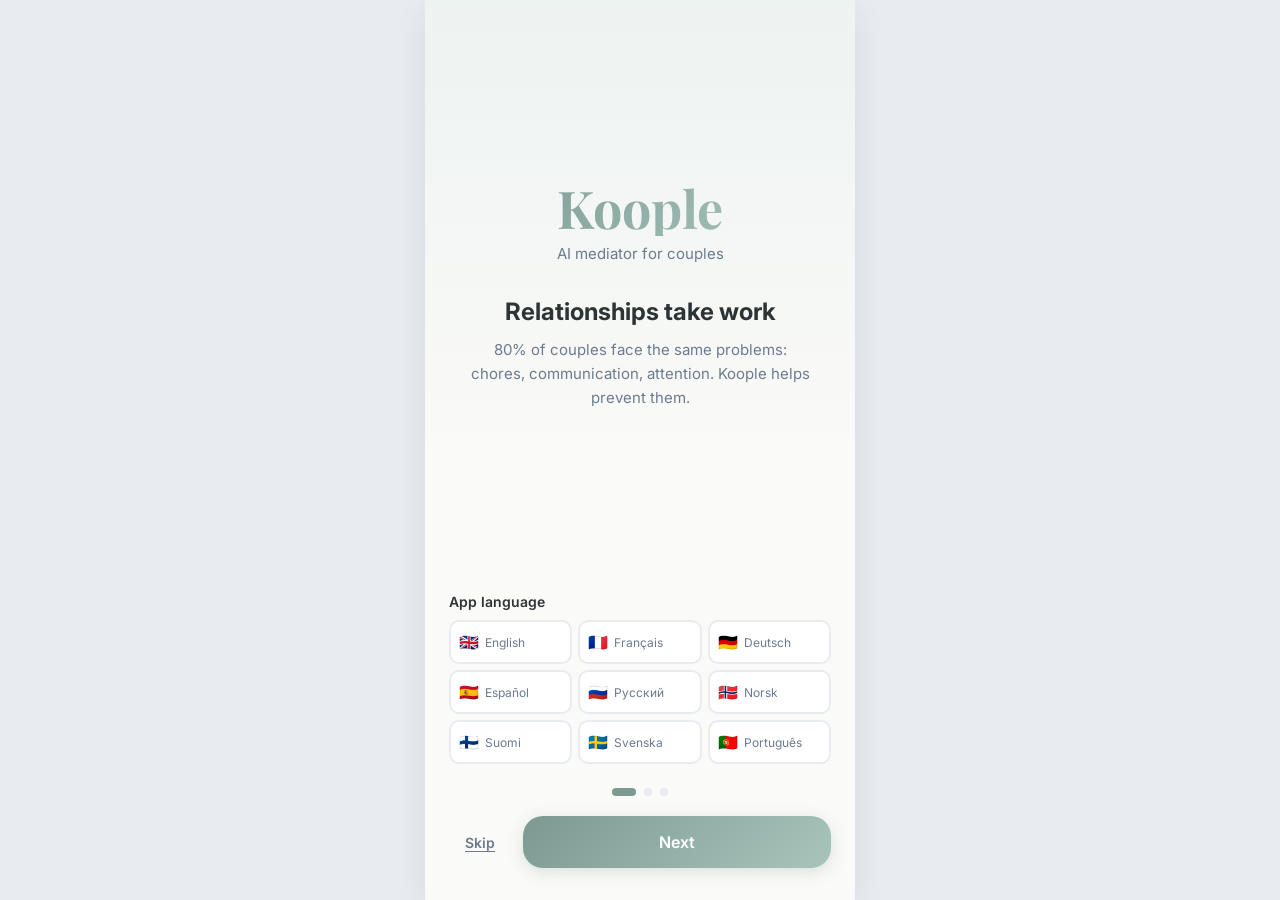
<file: koople/index.html>
<!DOCTYPE html>
<html lang="en">
<head>
    <meta charset="UTF-8">
    <meta name="viewport" content="width=device-width, initial-scale=1.0, maximum-scale=1.0, user-scalable=no">
    <title>Koople — AI Mediator for Couples</title>
    <link rel="preconnect" href="https://fonts.googleapis.com">
    <link href="https://fonts.googleapis.com/css2?family=Inter:wght@300;400;500;600;700;800&family=Playfair+Display:wght@600;700&display=swap" rel="stylesheet">
    <link rel="stylesheet" href="styles.css">
</head>
<body>
    <div id="app">
        <!-- ═══════ Intro Slides (3 screens explaining the app) ═══════ -->
        <div id="screen-intro" class="screen active">
            <div class="intro-container">
                <div class="intro-slides">
                    <div class="intro-slide active" data-slide="0">
                        <div class="intro-brand">
                            <h1 class="intro-logo">Koople</h1>
                            <p class="intro-tagline" id="welcome-tagline-intro">AI mediator for couples</p>
                        </div>
                        <h2 id="intro-title-0">Your relationship deserves attention</h2>
                        <p id="intro-desc-0">Koople helps couples understand each other better and resolve micro-conflicts before they grow</p>
                    </div>
                    <div class="intro-slide" data-slide="1">
                        <div class="intro-slide-emoji">&#x1F512;</div>
                        <h2 id="intro-title-1">Safe and confidential</h2>
                        <p id="intro-desc-1">Each partner communicates privately with AI. Your words are never shared directly — they are transformed into gentle challenges</p>
                    </div>
                    <div class="intro-slide" data-slide="2">
                        <div class="intro-slide-emoji">&#x1F331;</div>
                        <h2 id="intro-title-2">Small steps, big changes</h2>
                        <p id="intro-desc-2">Personalized mini-challenges help you both grow. Track progress and celebrate achievements together</p>
                    </div>
                </div>

                <!-- Language Selector -->
                <div class="lang-selector" id="lang-selector">
                    <p class="lang-selector-label" id="intro-lang-label">Choose language</p>
                    <div class="lang-grid" id="lang-grid">
                        <!-- Filled by JS -->
                    </div>
                </div>

                <div class="intro-dots">
                    <span class="intro-dot active" data-dot="0"></span>
                    <span class="intro-dot" data-dot="1"></span>
                    <span class="intro-dot" data-dot="2"></span>
                </div>
                <div class="intro-actions">
                    <button class="btn btn-ghost btn-small" id="btn-intro-skip" onclick="app.skipIntro()">Skip</button>
                    <button class="btn btn-primary btn-large" id="btn-intro-next" onclick="app.nextIntroSlide()">Next</button>
                </div>
            </div>
        </div>

        <!-- ═══════ Welcome Screen ═══════ -->
        <div id="screen-welcome" class="screen">
            <div class="welcome-container">
                <div class="welcome-logo">
                    <h1 class="logo-text">Koople</h1>
                    <p class="logo-tagline" id="welcome-tagline">AI Mediator for Couples</p>
                </div>
                <div class="welcome-features">
                    <div class="feature-item">
                        <span class="feature-icon">&#x1F9E0;</span>
                        <span id="welcome-feature1">Understanding each other's needs</span>
                    </div>
                    <div class="feature-item">
                        <span class="feature-icon">&#x1F4AC;</span>
                        <span id="welcome-feature2">Safe space for wishes</span>
                    </div>
                    <div class="feature-item">
                        <span class="feature-icon">&#x1F3AF;</span>
                        <span id="welcome-feature3">Gentle challenges for growth</span>
                    </div>
                </div>
                <div class="welcome-actions">
                    <button class="btn btn-primary btn-large" id="btn-start" onclick="app.startOnboarding()">Get Started</button>
                    <button class="btn btn-ghost" id="btn-login" onclick="app.showLogin()">I have an account</button>
                </div>
            </div>
        </div>

        <!-- ═══════ Login Screen ═══════ -->
        <div id="screen-login" class="screen">
            <div class="screen-content centered">
                <button class="btn-back" onclick="app.navigate('welcome')">&#8592;</button>
                <div class="logo-small">Koople</div>
                <h2 id="login-title">Sign In</h2>
                <form class="form-stack" onsubmit="event.preventDefault(); app.login()">
                    <div class="input-group">
                        <label id="login-email-label">Email or phone</label>
                        <input type="text" id="login-email" placeholder="anna@example.com" required>
                    </div>
                    <div class="input-group">
                        <label id="login-password-label">Password</label>
                        <input type="password" id="login-password" placeholder="&#8226;&#8226;&#8226;&#8226;&#8226;&#8226;&#8226;&#8226;" required>
                    </div>
                    <button type="submit" class="btn btn-primary btn-large" id="login-submit-btn">Sign In</button>
                </form>
            </div>
        </div>

        <!-- ═══════ Setup Profile Screen ═══════ -->
        <div id="screen-setup" class="screen">
            <div class="screen-content">
                <button class="btn-back" onclick="app.navigate('welcome')">&#8592;</button>
                <div class="setup-header">
                    <h2 id="setup-title">Tell us about yourself</h2>
                    <p class="subtitle" id="setup-subtitle">This will help personalize the app for you</p>
                </div>
                <form class="form-stack" onsubmit="event.preventDefault(); app.saveProfile()">
                    <div class="input-group">
                        <label id="setup-name-label">Your name</label>
                        <input type="text" id="setup-name" placeholder="What's your name?" required>
                    </div>
                    <div class="input-group">
                        <label id="setup-partner-label">Partner's name</label>
                        <input type="text" id="setup-partner" placeholder="What's your partner's name?" required>
                    </div>
                    <div class="input-group">
                        <label id="setup-duration-label">How long together?</label>
                        <select id="setup-duration" required>
                            <option value="" id="setup-dur-default">Select...</option>
                            <option value="<6m" id="setup-dur-6m">Less than 6 months</option>
                            <option value="6m-1y" id="setup-dur-6m1y">6 months — 1 year</option>
                            <option value="1-3y" id="setup-dur-1-3y">1 — 3 years</option>
                            <option value="3-5y" id="setup-dur-3-5y">3 — 5 years</option>
                            <option value="5-10y" id="setup-dur-5-10y">5 — 10 years</option>
                            <option value="10y+" id="setup-dur-10y">More than 10 years</option>
                        </select>
                    </div>
                    <div class="input-group">
                        <label id="setup-living-label">Do you live together?</label>
                        <div class="toggle-group">
                            <button type="button" class="toggle-btn active" data-value="yes" onclick="app.toggleSelect(this, 'setup-living')" id="setup-yes-btn">Yes</button>
                            <button type="button" class="toggle-btn" data-value="no" onclick="app.toggleSelect(this, 'setup-living')" id="setup-no-btn">No</button>
                        </div>
                        <input type="hidden" id="setup-living" value="yes">
                    </div>
                    <div class="input-group">
                        <label id="setup-email-label">Email</label>
                        <input type="email" id="setup-email" placeholder="anna@example.com" required>
                    </div>
                    <button type="submit" class="btn btn-primary btn-large" id="setup-next-btn">Next</button>
                </form>
            </div>
        </div>

        <!-- ═══════ Onboarding Questionnaire ═══════ -->
        <div id="screen-onboarding" class="screen">
            <div class="screen-content">
                <div class="onboarding-header">
                    <button class="btn-back" onclick="app.prevQuestion()">&#8592;</button>
                    <div class="progress-container">
                        <div class="progress-bar">
                            <div class="progress-fill" id="onboarding-progress"></div>
                        </div>
                        <span class="progress-text" id="onboarding-progress-text">1 / 40</span>
                    </div>
                    <button class="btn-skip" id="btn-skip-question" onclick="app.skipQuestion()">Skip</button>
                </div>
                <div class="onboarding-category" id="onboarding-category">
                    <span class="category-icon" id="category-icon"></span>
                    <span class="category-name" id="category-name"></span>
                </div>
                <div class="question-container" id="question-container">
                    <h2 class="question-text" id="question-text"></h2>
                    <p class="question-hint" id="question-hint"></p>
                    <div class="answer-area" id="answer-area"></div>
                </div>
                <div class="onboarding-footer">
                    <button class="btn btn-primary btn-large" id="btn-next-question" onclick="app.nextQuestion()">Next</button>
                </div>
            </div>
        </div>

        <!-- ═══════ Milestone Overlay (shown at Q10, Q20, Q30) ═══════ -->
        <div id="milestone-overlay" class="milestone-overlay">
            <div class="milestone-card">
                <div class="milestone-emoji" id="milestone-emoji">&#x1F389;</div>
                <div class="milestone-progress-ring">
                    <svg viewBox="0 0 100 100">
                        <circle cx="50" cy="50" r="42" stroke="#e8e8e8" stroke-width="6" fill="none"/>
                        <circle cx="50" cy="50" r="42" stroke="var(--primary)" stroke-width="6" fill="none"
                            stroke-dasharray="263.89" id="milestone-ring-fill"
                            stroke-linecap="round" transform="rotate(-90 50 50)"/>
                    </svg>
                    <span class="milestone-pct" id="milestone-pct">25%</span>
                </div>
                <h2 id="milestone-title">Great start!</h2>
                <p id="milestone-desc">You've answered 10 questions. We already see patterns that will help your relationship!</p>
                <button class="btn btn-primary btn-large" id="btn-milestone-continue" onclick="app.closeMilestone()">Continue</button>
            </div>
        </div>

        <!-- ═══════ Onboarding Complete ═══════ -->
        <div id="screen-onboarding-complete" class="screen">
            <div class="screen-content centered">
                <div class="completion-animation">
                    <div class="completion-circle">
                        <svg viewBox="0 0 120 120">
                            <circle cx="60" cy="60" r="54" stroke="#e0e0e0" stroke-width="4" fill="none"/>
                            <circle cx="60" cy="60" r="54" stroke="var(--primary)" stroke-width="4" fill="none" stroke-dasharray="339.292" stroke-dashoffset="0" class="completion-ring"/>
                            <text x="60" y="55" text-anchor="middle" class="completion-emoji">&#x2728;</text>
                            <text x="60" y="75" text-anchor="middle" class="completion-label">100%</text>
                        </svg>
                    </div>
                </div>
                <h2 id="complete-title">Questionnaire complete!</h2>
                <p class="subtitle" id="complete-subtitle">Koople is analyzing your answers and preparing personalized recommendations for your couple</p>
                <div class="invite-section">
                    <h3 id="complete-invite-title">Invite your partner</h3>
                    <p id="complete-invite-desc">For the AI mediator to work effectively, your partner needs to complete the questionnaire too</p>
                    <div class="invite-code-box">
                        <span class="invite-code" id="invite-code">KOOPLE-A7X9</span>
                        <button class="btn-copy" id="btn-copy" onclick="app.copyInviteCode()">Copy</button>
                    </div>
                    <button class="btn btn-secondary btn-large" id="btn-share" onclick="app.shareInvite()">Send invitation</button>
                </div>
                <button class="btn btn-primary btn-large" id="btn-go-dashboard" onclick="app.goToDashboard()">Go to app</button>
            </div>
        </div>

        <!-- ═══════ Dashboard / Home ═══════ -->
        <div id="screen-dashboard" class="screen">
            <div class="dashboard-container">
                <div class="dashboard-header">
                    <div class="header-left">
                        <h1 class="greeting" id="greeting">Hi there!</h1>
                        <p class="greeting-sub" id="greeting-sub">This week's focus: Communication</p>
                    </div>
                    <div class="header-right">
                        <button class="avatar-btn" onclick="app.navigate('profile')">
                            <div class="avatar" id="user-avatar">A</div>
                        </button>
                    </div>
                </div>

                <!-- Relationship Health Card -->
                <div class="card card-health" onclick="app.navigate('insights')">
                    <div class="health-header">
                        <span id="health-label">Couple Harmony</span>
                        <span class="health-trend">&#8593; +3%</span>
                    </div>
                    <div class="health-score">
                        <div class="score-ring">
                            <svg viewBox="0 0 100 100">
                                <circle cx="50" cy="50" r="42" stroke="#e8e8e8" stroke-width="8" fill="none"/>
                                <circle cx="50" cy="50" r="42" stroke="var(--primary)" stroke-width="8" fill="none"
                                    stroke-dasharray="263.89" stroke-dashoffset="52.78"
                                    stroke-linecap="round" transform="rotate(-90 50 50)" class="score-circle"/>
                            </svg>
                            <span class="score-value" id="health-score-value">78</span>
                        </div>
                        <div class="score-details" id="score-details">
                        </div>
                    </div>
                </div>

                <!-- Active Challenges -->
                <div class="section-header">
                    <h2 id="dash-challenges-title">Active Challenges</h2>
                    <button class="btn-link" id="dash-all-btn" onclick="app.navigate('challenges')">All</button>
                </div>
                <div class="challenges-scroll" id="active-challenges">
                    <!-- Filled by JS -->
                </div>

                <!-- Quick Actions -->
                <div class="quick-actions">
                    <button class="action-card" onclick="app.navigate('mediator')">
                        <span class="action-icon">&#x1F4AC;</span>
                        <span class="action-label" id="action-mediator">Talk to mediator</span>
                    </button>
                    <button class="action-card" onclick="app.showComplaintModal()">
                        <span class="action-icon">&#x1F614;</span>
                        <span class="action-label" id="action-complaint">Something bothers me</span>
                    </button>
                    <button class="action-card" onclick="app.showAppreciationModal()">
                        <span class="action-icon">&#x1F495;</span>
                        <span class="action-label" id="action-praise">Praise partner</span>
                    </button>
                    <button class="action-card" onclick="app.navigate('wishes')">
                        <span class="action-icon">&#x2B50;</span>
                        <span class="action-label" id="action-wishes">My wishes</span>
                    </button>
                </div>

                <!-- Recent Activity -->
                <div class="section-header">
                    <h2 id="dash-recent-title">Recent</h2>
                </div>
                <div class="activity-feed" id="activity-feed">
                    <!-- Filled by JS -->
                </div>
            </div>
            <!-- Bottom Navigation -->
            <nav class="bottom-nav">
                <button class="nav-item active" onclick="app.navigate('dashboard')">
                    <svg viewBox="0 0 24 24" fill="none" stroke="currentColor" stroke-width="2"><path d="M3 12l2-2m0 0l7-7 7 7M5 10v10a1 1 0 001 1h3m10-11l2 2m-2-2v10a1 1 0 01-1 1h-3m-4 0a1 1 0 01-1-1v-4a1 1 0 011-1h2a1 1 0 011 1v4a1 1 0 01-1 1h-2z"/></svg>
                    <span class="nav-label" data-nav="home">Home</span>
                </button>
                <button class="nav-item" onclick="app.navigate('challenges')">
                    <svg viewBox="0 0 24 24" fill="none" stroke="currentColor" stroke-width="2"><path d="M13 10V3L4 14h7v7l9-11h-7z"/></svg>
                    <span class="nav-label" data-nav="challenges">Challenges</span>
                </button>
                <button class="nav-item nav-center" onclick="app.navigate('mediator')">
                    <div class="nav-center-icon">
                        <svg viewBox="0 0 24 24" fill="none" stroke="currentColor" stroke-width="2"><path d="M8 12h.01M12 12h.01M16 12h.01M21 12c0 4.418-4.03 8-9 8a9.863 9.863 0 01-4.255-.949L3 20l1.395-3.72C3.512 15.042 3 13.574 3 12c0-4.418 4.03-8 9-8s9 3.582 9 8z"/></svg>
                    </div>
                    <span class="nav-label" data-nav="mediator">Mediator</span>
                </button>
                <button class="nav-item" onclick="app.navigate('insights')">
                    <svg viewBox="0 0 24 24" fill="none" stroke="currentColor" stroke-width="2"><path d="M9 19v-6a2 2 0 00-2-2H5a2 2 0 00-2 2v6a2 2 0 002 2h2a2 2 0 002-2zm0 0V9a2 2 0 012-2h2a2 2 0 012 2v10m-6 0a2 2 0 002 2h2a2 2 0 002-2m0 0V5a2 2 0 012-2h2a2 2 0 012 2v14a2 2 0 01-2 2h-2a2 2 0 01-2-2z"/></svg>
                    <span class="nav-label" data-nav="insights">Insights</span>
                </button>
                <button class="nav-item" onclick="app.navigate('profile')">
                    <svg viewBox="0 0 24 24" fill="none" stroke="currentColor" stroke-width="2"><path d="M16 7a4 4 0 11-8 0 4 4 0 018 0zM12 14a7 7 0 00-7 7h14a7 7 0 00-7-7z"/></svg>
                    <span class="nav-label" data-nav="profile">Profile</span>
                </button>
            </nav>
        </div>

        <!-- ═══════ AI Mediator Chat ═══════ -->
        <div id="screen-mediator" class="screen">
            <div class="chat-container">
                <div class="chat-header">
                    <button class="btn-back" onclick="app.navigate('dashboard')">&#8592;</button>
                    <div class="chat-header-info">
                        <div class="mediator-avatar">
                            <svg viewBox="0 0 40 40" fill="none">
                                <circle cx="20" cy="20" r="18" fill="var(--primary-light)"/>
                                <circle cx="14" cy="16" r="2" fill="var(--primary)"/>
                                <circle cx="26" cy="16" r="2" fill="var(--primary)"/>
                                <path d="M14 26 Q20 30 26 26" stroke="var(--primary)" stroke-width="2" fill="none" stroke-linecap="round"/>
                            </svg>
                        </div>
                        <div>
                            <h3>Koople AI</h3>
                            <span class="status-online" id="chat-status">Your mediator</span>
                        </div>
                    </div>
                </div>
                <div class="chat-messages" id="chat-messages">
                    <!-- Filled by JS -->
                </div>
                <div class="chat-suggestions" id="chat-suggestions">
                    <button class="suggestion-chip" id="suggestion-1" onclick="app.sendSuggestion(this)">A household habit bothers me</button>
                    <button class="suggestion-chip" id="suggestion-2" onclick="app.sendSuggestion(this)">I want to discuss our relationship</button>
                    <button class="suggestion-chip" id="suggestion-3" onclick="app.sendSuggestion(this)">I find it hard to tell my partner something</button>
                </div>
                <div class="chat-input-area">
                    <textarea id="chat-input" placeholder="Tell me what's on your mind..." rows="1" oninput="app.autoGrow(this)"></textarea>
                    <button class="btn-send" onclick="app.sendMessage()" id="btn-send">
                        <svg viewBox="0 0 24 24" fill="currentColor"><path d="M2.01 21L23 12 2.01 3 2 10l15 2-15 2z"/></svg>
                    </button>
                </div>
            </div>
            <nav class="bottom-nav">
                <button class="nav-item" onclick="app.navigate('dashboard')">
                    <svg viewBox="0 0 24 24" fill="none" stroke="currentColor" stroke-width="2"><path d="M3 12l2-2m0 0l7-7 7 7M5 10v10a1 1 0 001 1h3m10-11l2 2m-2-2v10a1 1 0 01-1 1h-3m-4 0a1 1 0 01-1-1v-4a1 1 0 011-1h2a1 1 0 011 1v4a1 1 0 01-1 1h-2z"/></svg>
                    <span class="nav-label" data-nav="home">Home</span>
                </button>
                <button class="nav-item" onclick="app.navigate('challenges')">
                    <svg viewBox="0 0 24 24" fill="none" stroke="currentColor" stroke-width="2"><path d="M13 10V3L4 14h7v7l9-11h-7z"/></svg>
                    <span class="nav-label" data-nav="challenges">Challenges</span>
                </button>
                <button class="nav-item nav-center active" onclick="app.navigate('mediator')">
                    <div class="nav-center-icon">
                        <svg viewBox="0 0 24 24" fill="none" stroke="currentColor" stroke-width="2"><path d="M8 12h.01M12 12h.01M16 12h.01M21 12c0 4.418-4.03 8-9 8a9.863 9.863 0 01-4.255-.949L3 20l1.395-3.72C3.512 15.042 3 13.574 3 12c0-4.418 4.03-8 9-8s9 3.582 9 8z"/></svg>
                    </div>
                    <span class="nav-label" data-nav="mediator">Mediator</span>
                </button>
                <button class="nav-item" onclick="app.navigate('insights')">
                    <svg viewBox="0 0 24 24" fill="none" stroke="currentColor" stroke-width="2"><path d="M9 19v-6a2 2 0 00-2-2H5a2 2 0 00-2 2v6a2 2 0 002 2h2a2 2 0 002-2zm0 0V9a2 2 0 012-2h2a2 2 0 012 2v10m-6 0a2 2 0 002 2h2a2 2 0 002-2m0 0V5a2 2 0 012-2h2a2 2 0 012 2v14a2 2 0 01-2 2h-2a2 2 0 01-2-2z"/></svg>
                    <span class="nav-label" data-nav="insights">Insights</span>
                </button>
                <button class="nav-item" onclick="app.navigate('profile')">
                    <svg viewBox="0 0 24 24" fill="none" stroke="currentColor" stroke-width="2"><path d="M16 7a4 4 0 11-8 0 4 4 0 018 0zM12 14a7 7 0 00-7 7h14a7 7 0 00-7-7z"/></svg>
                    <span class="nav-label" data-nav="profile">Profile</span>
                </button>
            </nav>
        </div>

        <!-- ═══════ Challenges Screen ═══════ -->
        <div id="screen-challenges" class="screen">
            <div class="screen-content with-nav">
                <div class="page-header">
                    <h1 id="challenges-page-title">Challenges</h1>
                    <p class="subtitle" id="challenges-page-subtitle">Small steps towards big changes</p>
                </div>
                <div class="tabs">
                    <button class="tab active" id="tab-active" onclick="app.switchChallengeTab('active', this)">Active</button>
                    <button class="tab" id="tab-completed" onclick="app.switchChallengeTab('completed', this)">Completed</button>
                    <button class="tab" id="tab-suggested" onclick="app.switchChallengeTab('suggested', this)">Suggested</button>
                </div>
                <div class="challenges-list" id="challenges-list">
                    <!-- Filled by JS -->
                </div>
            </div>
            <nav class="bottom-nav">
                <button class="nav-item" onclick="app.navigate('dashboard')">
                    <svg viewBox="0 0 24 24" fill="none" stroke="currentColor" stroke-width="2"><path d="M3 12l2-2m0 0l7-7 7 7M5 10v10a1 1 0 001 1h3m10-11l2 2m-2-2v10a1 1 0 01-1 1h-3m-4 0a1 1 0 01-1-1v-4a1 1 0 011-1h2a1 1 0 011 1v4a1 1 0 01-1 1h-2z"/></svg>
                    <span class="nav-label" data-nav="home">Home</span>
                </button>
                <button class="nav-item active" onclick="app.navigate('challenges')">
                    <svg viewBox="0 0 24 24" fill="none" stroke="currentColor" stroke-width="2"><path d="M13 10V3L4 14h7v7l9-11h-7z"/></svg>
                    <span class="nav-label" data-nav="challenges">Challenges</span>
                </button>
                <button class="nav-item nav-center" onclick="app.navigate('mediator')">
                    <div class="nav-center-icon">
                        <svg viewBox="0 0 24 24" fill="none" stroke="currentColor" stroke-width="2"><path d="M8 12h.01M12 12h.01M16 12h.01M21 12c0 4.418-4.03 8-9 8a9.863 9.863 0 01-4.255-.949L3 20l1.395-3.72C3.512 15.042 3 13.574 3 12c0-4.418 4.03-8 9-8s9 3.582 9 8z"/></svg>
                    </div>
                    <span class="nav-label" data-nav="mediator">Mediator</span>
                </button>
                <button class="nav-item" onclick="app.navigate('insights')">
                    <svg viewBox="0 0 24 24" fill="none" stroke="currentColor" stroke-width="2"><path d="M9 19v-6a2 2 0 00-2-2H5a2 2 0 00-2 2v6a2 2 0 002 2h2a2 2 0 002-2zm0 0V9a2 2 0 012-2h2a2 2 0 012 2v10m-6 0a2 2 0 002 2h2a2 2 0 002-2m0 0V5a2 2 0 012-2h2a2 2 0 012 2v14a2 2 0 01-2 2h-2a2 2 0 01-2-2z"/></svg>
                    <span class="nav-label" data-nav="insights">Insights</span>
                </button>
                <button class="nav-item" onclick="app.navigate('profile')">
                    <svg viewBox="0 0 24 24" fill="none" stroke="currentColor" stroke-width="2"><path d="M16 7a4 4 0 11-8 0 4 4 0 018 0zM12 14a7 7 0 00-7 7h14a7 7 0 00-7-7z"/></svg>
                    <span class="nav-label" data-nav="profile">Profile</span>
                </button>
            </nav>
        </div>

        <!-- ═══════ Insights Screen ═══════ -->
        <div id="screen-insights" class="screen">
            <div class="screen-content with-nav">
                <div class="page-header">
                    <h1 id="insights-page-title">Insights</h1>
                    <p class="subtitle" id="insights-page-subtitle">Your couple analytics</p>
                </div>

                <div class="insights-grid">
                    <div class="insight-card">
                        <div class="insight-header">
                            <span>&#x1F4AA;</span>
                            <h3 id="strengths-title">Strengths</h3>
                        </div>
                        <ul class="insight-list" id="strengths-list">
                        </ul>
                    </div>

                    <div class="insight-card">
                        <div class="insight-header">
                            <span>&#x1F331;</span>
                            <h3 id="growth-title">Growth areas</h3>
                        </div>
                        <ul class="insight-list" id="growth-list">
                        </ul>
                    </div>

                    <div class="insight-card full-width">
                        <div class="insight-header">
                            <span>&#x1F4CA;</span>
                            <h3 id="compat-title">Compatibility by category</h3>
                        </div>
                        <div class="compatibility-bars" id="compatibility-bars">
                            <!-- Filled by JS -->
                        </div>
                    </div>

                    <div class="insight-card full-width">
                        <div class="insight-header">
                            <span>&#x1F4C8;</span>
                            <h3 id="progress-title">Monthly progress</h3>
                        </div>
                        <div class="progress-chart" id="progress-chart">
                            <!-- Filled by JS -->
                        </div>
                    </div>

                    <div class="insight-card full-width">
                        <div class="insight-header">
                            <span>&#x1F4A1;</span>
                            <h3 id="recs-title">AI Recommendations</h3>
                        </div>
                        <div class="ai-recommendations" id="ai-recommendations">
                            <!-- Filled by JS -->
                        </div>
                    </div>
                </div>
            </div>
            <nav class="bottom-nav">
                <button class="nav-item" onclick="app.navigate('dashboard')">
                    <svg viewBox="0 0 24 24" fill="none" stroke="currentColor" stroke-width="2"><path d="M3 12l2-2m0 0l7-7 7 7M5 10v10a1 1 0 001 1h3m10-11l2 2m-2-2v10a1 1 0 01-1 1h-3m-4 0a1 1 0 01-1-1v-4a1 1 0 011-1h2a1 1 0 011 1v4a1 1 0 01-1 1h-2z"/></svg>
                    <span class="nav-label" data-nav="home">Home</span>
                </button>
                <button class="nav-item" onclick="app.navigate('challenges')">
                    <svg viewBox="0 0 24 24" fill="none" stroke="currentColor" stroke-width="2"><path d="M13 10V3L4 14h7v7l9-11h-7z"/></svg>
                    <span class="nav-label" data-nav="challenges">Challenges</span>
                </button>
                <button class="nav-item nav-center" onclick="app.navigate('mediator')">
                    <div class="nav-center-icon">
                        <svg viewBox="0 0 24 24" fill="none" stroke="currentColor" stroke-width="2"><path d="M8 12h.01M12 12h.01M16 12h.01M21 12c0 4.418-4.03 8-9 8a9.863 9.863 0 01-4.255-.949L3 20l1.395-3.72C3.512 15.042 3 13.574 3 12c0-4.418 4.03-8 9-8s9 3.582 9 8z"/></svg>
                    </div>
                    <span class="nav-label" data-nav="mediator">Mediator</span>
                </button>
                <button class="nav-item active" onclick="app.navigate('insights')">
                    <svg viewBox="0 0 24 24" fill="none" stroke="currentColor" stroke-width="2"><path d="M9 19v-6a2 2 0 00-2-2H5a2 2 0 00-2 2v6a2 2 0 002 2h2a2 2 0 002-2zm0 0V9a2 2 0 012-2h2a2 2 0 012 2v10m-6 0a2 2 0 002 2h2a2 2 0 002-2m0 0V5a2 2 0 012-2h2a2 2 0 012 2v14a2 2 0 01-2 2h-2a2 2 0 01-2-2z"/></svg>
                    <span class="nav-label" data-nav="insights">Insights</span>
                </button>
                <button class="nav-item" onclick="app.navigate('profile')">
                    <svg viewBox="0 0 24 24" fill="none" stroke="currentColor" stroke-width="2"><path d="M16 7a4 4 0 11-8 0 4 4 0 018 0zM12 14a7 7 0 00-7 7h14a7 7 0 00-7-7z"/></svg>
                    <span class="nav-label" data-nav="profile">Profile</span>
                </button>
            </nav>
        </div>

        <!-- ═══════ Wishes Screen ═══════ -->
        <div id="screen-wishes" class="screen">
            <div class="screen-content with-nav">
                <div class="page-header">
                    <button class="btn-back" onclick="app.navigate('dashboard')">&#8592;</button>
                    <h1 id="wishes-page-title">My Wishes</h1>
                    <p class="subtitle" id="wishes-page-subtitle">Tell AI what you'd like from your partner</p>
                </div>
                <div class="wishes-list" id="wishes-list">
                    <!-- Filled by JS -->
                </div>
                <button class="fab" onclick="app.showAddWishModal()">+</button>
            </div>
            <nav class="bottom-nav">
                <button class="nav-item" onclick="app.navigate('dashboard')">
                    <svg viewBox="0 0 24 24" fill="none" stroke="currentColor" stroke-width="2"><path d="M3 12l2-2m0 0l7-7 7 7M5 10v10a1 1 0 001 1h3m10-11l2 2m-2-2v10a1 1 0 01-1 1h-3m-4 0a1 1 0 01-1-1v-4a1 1 0 011-1h2a1 1 0 011 1v4a1 1 0 01-1 1h-2z"/></svg>
                    <span class="nav-label" data-nav="home">Home</span>
                </button>
                <button class="nav-item" onclick="app.navigate('challenges')">
                    <svg viewBox="0 0 24 24" fill="none" stroke="currentColor" stroke-width="2"><path d="M13 10V3L4 14h7v7l9-11h-7z"/></svg>
                    <span class="nav-label" data-nav="challenges">Challenges</span>
                </button>
                <button class="nav-item nav-center" onclick="app.navigate('mediator')">
                    <div class="nav-center-icon">
                        <svg viewBox="0 0 24 24" fill="none" stroke="currentColor" stroke-width="2"><path d="M8 12h.01M12 12h.01M16 12h.01M21 12c0 4.418-4.03 8-9 8a9.863 9.863 0 01-4.255-.949L3 20l1.395-3.72C3.512 15.042 3 13.574 3 12c0-4.418 4.03-8 9-8s9 3.582 9 8z"/></svg>
                    </div>
                    <span class="nav-label" data-nav="mediator">Mediator</span>
                </button>
                <button class="nav-item" onclick="app.navigate('insights')">
                    <svg viewBox="0 0 24 24" fill="none" stroke="currentColor" stroke-width="2"><path d="M9 19v-6a2 2 0 00-2-2H5a2 2 0 00-2 2v6a2 2 0 002 2h2a2 2 0 002-2zm0 0V9a2 2 0 012-2h2a2 2 0 012 2v10m-6 0a2 2 0 002 2h2a2 2 0 002-2m0 0V5a2 2 0 012-2h2a2 2 0 012 2v14a2 2 0 01-2 2h-2a2 2 0 01-2-2z"/></svg>
                    <span class="nav-label" data-nav="insights">Insights</span>
                </button>
                <button class="nav-item" onclick="app.navigate('profile')">
                    <svg viewBox="0 0 24 24" fill="none" stroke="currentColor" stroke-width="2"><path d="M16 7a4 4 0 11-8 0 4 4 0 018 0zM12 14a7 7 0 00-7 7h14a7 7 0 00-7-7z"/></svg>
                    <span class="nav-label" data-nav="profile">Profile</span>
                </button>
            </nav>
        </div>

        <!-- ═══════ Profile Screen ═══════ -->
        <div id="screen-profile" class="screen">
            <div class="screen-content with-nav">
                <div class="profile-header-section">
                    <div class="profile-avatar-large">A</div>
                    <h2 id="profile-name">User</h2>
                    <p class="profile-partner"><span id="profile-couple-label">in a couple with</span> <strong id="profile-partner-name">Partner</strong></p>
                    <div class="profile-stats" id="profile-stats">
                    </div>
                </div>
                <div class="settings-list">
                    <button class="settings-item" onclick="app.retakeQuestionnaire()">
                        <span>&#x1F4CB;</span>
                        <span id="settings-retake">Retake questionnaire</span>
                        <span class="arrow">&#8250;</span>
                    </button>
                    <button class="settings-item" onclick="app.showInvitePartner()">
                        <span>&#x1F48C;</span>
                        <span id="settings-invite">Invite partner</span>
                        <span class="arrow">&#8250;</span>
                    </button>
                    <button class="settings-item" onclick="app.showLanguageModal()">
                        <span>&#x1F310;</span>
                        <span id="settings-language">Language</span>
                        <span class="arrow">&#8250;</span>
                    </button>
                    <button class="settings-item" onclick="app.showAISettings()">
                        <span>&#x1F916;</span>
                        <span id="settings-ai">AI Settings</span>
                        <span class="arrow">&#8250;</span>
                    </button>
                    <button class="settings-item" onclick="app.showNotifications()">
                        <span>&#x1F514;</span>
                        <span id="settings-notif">Notifications</span>
                        <span class="arrow">&#8250;</span>
                    </button>
                    <button class="settings-item" onclick="app.showPrivacy()">
                        <span>&#x1F512;</span>
                        <span id="settings-privacy">Privacy</span>
                        <span class="arrow">&#8250;</span>
                    </button>
                    <button class="settings-item" onclick="app.showHelp()">
                        <span>&#x2753;</span>
                        <span id="settings-help">Help & support</span>
                        <span class="arrow">&#8250;</span>
                    </button>
                    <button class="settings-item" onclick="app.showAbout()">
                        <span>&#x2139;&#xFE0F;</span>
                        <span id="settings-about">About</span>
                        <span class="arrow">&#8250;</span>
                    </button>
                </div>
            </div>
            <nav class="bottom-nav">
                <button class="nav-item" onclick="app.navigate('dashboard')">
                    <svg viewBox="0 0 24 24" fill="none" stroke="currentColor" stroke-width="2"><path d="M3 12l2-2m0 0l7-7 7 7M5 10v10a1 1 0 001 1h3m10-11l2 2m-2-2v10a1 1 0 01-1 1h-3m-4 0a1 1 0 01-1-1v-4a1 1 0 011-1h2a1 1 0 011 1v4a1 1 0 01-1 1h-2z"/></svg>
                    <span class="nav-label" data-nav="home">Home</span>
                </button>
                <button class="nav-item" onclick="app.navigate('challenges')">
                    <svg viewBox="0 0 24 24" fill="none" stroke="currentColor" stroke-width="2"><path d="M13 10V3L4 14h7v7l9-11h-7z"/></svg>
                    <span class="nav-label" data-nav="challenges">Challenges</span>
                </button>
                <button class="nav-item nav-center" onclick="app.navigate('mediator')">
                    <div class="nav-center-icon">
                        <svg viewBox="0 0 24 24" fill="none" stroke="currentColor" stroke-width="2"><path d="M8 12h.01M12 12h.01M16 12h.01M21 12c0 4.418-4.03 8-9 8a9.863 9.863 0 01-4.255-.949L3 20l1.395-3.72C3.512 15.042 3 13.574 3 12c0-4.418 4.03-8 9-8s9 3.582 9 8z"/></svg>
                    </div>
                    <span class="nav-label" data-nav="mediator">Mediator</span>
                </button>
                <button class="nav-item" onclick="app.navigate('insights')">
                    <svg viewBox="0 0 24 24" fill="none" stroke="currentColor" stroke-width="2"><path d="M9 19v-6a2 2 0 00-2-2H5a2 2 0 00-2 2v6a2 2 0 002 2h2a2 2 0 002-2zm0 0V9a2 2 0 012-2h2a2 2 0 012 2v10m-6 0a2 2 0 002 2h2a2 2 0 002-2m0 0V5a2 2 0 012-2h2a2 2 0 012 2v14a2 2 0 01-2 2h-2a2 2 0 01-2-2z"/></svg>
                    <span class="nav-label" data-nav="insights">Insights</span>
                </button>
                <button class="nav-item active" onclick="app.navigate('profile')">
                    <svg viewBox="0 0 24 24" fill="none" stroke="currentColor" stroke-width="2"><path d="M16 7a4 4 0 11-8 0 4 4 0 018 0zM12 14a7 7 0 00-7 7h14a7 7 0 00-7-7z"/></svg>
                    <span class="nav-label" data-nav="profile">Profile</span>
                </button>
            </nav>
        </div>

        <!-- ═══════ Modal Overlay ═══════ -->
        <div id="modal-overlay" class="modal-overlay" onclick="app.closeModal(event)">
            <div class="modal" id="modal-content" onclick="event.stopPropagation()">
                <!-- Filled by JS -->
            </div>
        </div>
    </div>

    <script src="i18n.js"></script>
    <script src="data.js"></script>
    <script src="ai-service.js"></script>
    <script src="app.js"></script>
</body>
</html>
</file>
<file: koople/styles.css>
/* ============================================================
   KOOPLE — Styles v2.0
   Calm, elegant, mobile-first design
   ============================================================ */

:root {
    --primary: #7C9A92;
    --primary-dark: #6B8A82;
    --primary-light: #EDF3F1;
    --primary-gradient: linear-gradient(135deg, #7C9A92 0%, #A8C5BC 100%);
    --secondary: #D4A574;
    --accent: #C5917A;
    --bg: #FAFAF8;
    --bg-card: #ffffff;
    --text-primary: #2D3436;
    --text-secondary: #6B7B8D;
    --text-tertiary: #9BA8B4;
    --border: #E8ECF0;
    --border-light: #F2F4F6;
    --shadow-sm: 0 1px 3px rgba(0,0,0,0.04);
    --shadow-md: 0 4px 12px rgba(0,0,0,0.06);
    --shadow-lg: 0 8px 30px rgba(0,0,0,0.08);
    --radius-sm: 10px;
    --radius-md: 14px;
    --radius-lg: 20px;
    --radius-xl: 28px;
    --nav-height: 72px;
}

* {
    margin: 0;
    padding: 0;
    box-sizing: border-box;
    -webkit-tap-highlight-color: transparent;
}

body {
    font-family: 'Inter', -apple-system, BlinkMacSystemFont, sans-serif;
    background: var(--bg);
    color: var(--text-primary);
    overflow-x: hidden;
    -webkit-font-smoothing: antialiased;
}

#app {
    max-width: 430px;
    margin: 0 auto;
    min-height: 100vh;
    position: relative;
    background: var(--bg);
}

/* ── Screens & Transitions ──────────────────────────────── */
.screen {
    display: none;
    position: absolute;
    top: 0;
    left: 0;
    right: 0;
    bottom: 0;
    overflow-y: auto;
    overflow-x: hidden;
    -webkit-overflow-scrolling: touch;
}

.screen.active {
    display: flex;
    flex-direction: column;
    animation: screenIn 0.35s ease;
}

.screen.exit {
    display: flex;
    flex-direction: column;
    animation: screenOut 0.3s ease forwards;
    pointer-events: none;
}

@keyframes screenIn {
    from { opacity: 0; transform: translateX(20px); }
    to { opacity: 1; transform: translateX(0); }
}

@keyframes screenOut {
    from { opacity: 1; transform: translateX(0); }
    to { opacity: 0; transform: translateX(-20px); }
}

.screen-content {
    flex: 1;
    padding: 20px;
    padding-top: env(safe-area-inset-top, 20px);
}

.screen-content.centered {
    display: flex;
    flex-direction: column;
    align-items: center;
    justify-content: center;
    text-align: center;
}

.screen-content.with-nav {
    padding-bottom: calc(var(--nav-height) + 20px);
}

/* ── Buttons ────────────────────────────────────────────── */
.btn {
    border: none;
    cursor: pointer;
    font-family: inherit;
    font-weight: 600;
    border-radius: var(--radius-md);
    transition: all 0.2s ease;
    text-align: center;
}

.btn-primary {
    background: var(--primary-gradient);
    color: white;
    padding: 14px 28px;
    font-size: 16px;
    box-shadow: 0 4px 15px rgba(124, 154, 146, 0.25);
}

.btn-primary:hover {
    transform: translateY(-1px);
    box-shadow: 0 6px 20px rgba(124, 154, 146, 0.35);
}

.btn-primary:active {
    transform: translateY(0);
}

.btn-secondary {
    background: var(--primary-light);
    color: var(--primary);
    padding: 14px 28px;
    font-size: 16px;
}

.btn-ghost {
    background: transparent;
    color: var(--text-secondary);
    padding: 14px 28px;
    font-size: 15px;
    text-decoration: underline;
    text-underline-offset: 3px;
}

.btn-large {
    width: 100%;
    padding: 16px;
    font-size: 16px;
    border-radius: var(--radius-lg);
}

.btn-small {
    padding: 10px 20px;
    font-size: 14px;
}

.btn-back {
    background: none;
    border: none;
    font-size: 24px;
    cursor: pointer;
    color: var(--text-primary);
    padding: 8px;
    margin: -8px;
    margin-bottom: 8px;
    align-self: flex-start;
}

.btn-skip {
    background: none;
    border: none;
    color: var(--text-tertiary);
    font-size: 14px;
    cursor: pointer;
    padding: 8px;
    font-family: inherit;
}

.btn-link {
    background: none;
    border: none;
    color: var(--primary);
    font-size: 14px;
    font-weight: 600;
    cursor: pointer;
    font-family: inherit;
}

.btn-copy {
    background: var(--primary);
    color: white;
    border: none;
    padding: 8px 16px;
    border-radius: var(--radius-sm);
    font-size: 13px;
    font-weight: 600;
    cursor: pointer;
    font-family: inherit;
}

/* ── Welcome Screen ─────────────────────────────────────── */
.welcome-container {
    flex: 1;
    display: flex;
    flex-direction: column;
    align-items: center;
    justify-content: center;
    padding: 40px 24px;
    text-align: center;
    background: linear-gradient(180deg, var(--primary-light) 0%, var(--bg) 60%);
}

.welcome-logo {
    margin-bottom: 48px;
}

.logo-text {
    font-family: 'Playfair Display', serif;
    font-size: 42px;
    font-weight: 700;
    background: var(--primary-gradient);
    -webkit-background-clip: text;
    -webkit-text-fill-color: transparent;
    background-clip: text;
}

.logo-tagline {
    color: var(--text-secondary);
    font-size: 16px;
    margin-top: 4px;
}

.logo-small {
    font-family: 'Playfair Display', serif;
    font-size: 28px;
    font-weight: 700;
    color: var(--primary);
    margin-bottom: 24px;
}

/* ── Intro Slides ──────────────────────────────────────── */
.intro-container {
    flex: 1;
    display: flex;
    flex-direction: column;
    padding: 0 24px;
    padding-top: env(safe-area-inset-top, 48px);
    padding-bottom: 32px;
    background: linear-gradient(180deg, var(--primary-light) 0%, var(--bg) 50%);
}

.intro-slides {
    flex: 1;
    display: flex;
    align-items: center;
    justify-content: center;
}

.intro-slide {
    display: none;
    text-align: center;
    animation: fadeSlide 0.4s ease;
    max-width: 340px;
    margin: 0 auto;
}

.intro-slide.active {
    display: block;
}

@keyframes fadeSlide {
    from { opacity: 0; transform: translateY(12px); }
    to { opacity: 1; transform: translateY(0); }
}

.intro-brand {
    margin-bottom: 32px;
}

.intro-logo {
    font-family: 'Playfair Display', serif;
    font-size: 52px;
    font-weight: 700;
    background: var(--primary-gradient);
    -webkit-background-clip: text;
    -webkit-text-fill-color: transparent;
    background-clip: text;
    line-height: 1.1;
}

.intro-tagline {
    color: var(--text-secondary);
    font-size: 15px;
    margin-top: 6px;
    font-weight: 400;
}

.intro-slide-emoji {
    font-size: 56px;
    margin-bottom: 20px;
    display: block;
}

.intro-slide h2 {
    font-size: 24px;
    font-weight: 700;
    margin-bottom: 12px;
    color: var(--text-primary);
    line-height: 1.2;
}

.intro-slide p {
    font-size: 15px;
    line-height: 1.6;
    color: var(--text-secondary);
}

.intro-dots {
    display: flex;
    gap: 8px;
    justify-content: center;
    margin: 20px 0;
}

.intro-dot {
    width: 8px;
    height: 8px;
    border-radius: 50%;
    background: var(--border);
    border: none;
    cursor: pointer;
    padding: 0;
    transition: all 0.3s;
}

.intro-dot.active {
    background: var(--primary);
    width: 24px;
    border-radius: 4px;
}

.intro-actions {
    display: flex;
    gap: 12px;
    align-items: center;
}

.intro-actions .btn-large {
    flex: 1;
}

.intro-actions .btn-ghost {
    padding: 14px 16px;
    flex-shrink: 0;
}

.welcome-features {
    margin-bottom: 48px;
    width: 100%;
    max-width: 300px;
}

.feature-item {
    display: flex;
    align-items: center;
    gap: 12px;
    padding: 12px 0;
    text-align: left;
    font-size: 15px;
    color: var(--text-secondary);
}

.feature-icon {
    font-size: 24px;
    flex-shrink: 0;
}

.welcome-actions {
    width: 100%;
    max-width: 300px;
    display: flex;
    flex-direction: column;
    gap: 12px;
}

/* ── Language Selector (Intro) ─────────────────────────── */
.lang-selector {
    margin-top: 4px;
    margin-bottom: 4px;
}

.lang-selector-label {
    font-size: 14px;
    font-weight: 600;
    color: var(--text-primary);
    margin-bottom: 10px;
    text-align: left;
}

.lang-selector .lang-grid {
    display: grid;
    grid-template-columns: repeat(3, 1fr);
    gap: 6px;
}

.lang-option {
    display: flex;
    align-items: center;
    gap: 6px;
    padding: 10px 8px;
    border: 2px solid var(--border);
    border-radius: var(--radius-sm);
    background: white;
    cursor: pointer;
    font-size: 12px;
    font-family: inherit;
    color: var(--text-secondary);
    transition: all 0.2s;
}

.lang-option:hover {
    border-color: var(--primary-light);
}

.lang-option.selected {
    border-color: var(--primary);
    background: var(--primary-light);
    color: var(--primary);
    font-weight: 600;
}

.lang-flag {
    font-size: 16px;
    flex-shrink: 0;
}

/* ── Forms ──────────────────────────────────────────────── */
.form-stack {
    display: flex;
    flex-direction: column;
    gap: 20px;
    width: 100%;
    max-width: 360px;
    margin: 0 auto;
}

.input-group {
    text-align: left;
}

.input-group label {
    display: block;
    font-size: 14px;
    font-weight: 600;
    margin-bottom: 8px;
    color: var(--text-primary);
}

.input-group input,
.input-group select {
    width: 100%;
    padding: 14px 16px;
    border: 2px solid var(--border);
    border-radius: var(--radius-md);
    font-size: 16px;
    font-family: inherit;
    background: white;
    transition: border-color 0.2s;
    color: var(--text-primary);
}

.input-group input:focus,
.input-group select:focus {
    outline: none;
    border-color: var(--primary);
}

.toggle-group {
    display: flex;
    gap: 8px;
}

.toggle-btn {
    flex: 1;
    padding: 12px;
    border: 2px solid var(--border);
    border-radius: var(--radius-md);
    background: white;
    font-size: 15px;
    font-family: inherit;
    font-weight: 500;
    cursor: pointer;
    transition: all 0.2s;
    color: var(--text-secondary);
}

.toggle-btn.active {
    border-color: var(--primary);
    background: var(--primary-light);
    color: var(--primary);
}

.setup-header {
    margin-bottom: 24px;
}

.setup-header h2 {
    font-size: 24px;
    margin-bottom: 4px;
}

.subtitle {
    color: var(--text-secondary);
    font-size: 15px;
}

/* ── Onboarding Questionnaire ───────────────────────────── */
.onboarding-header {
    display: flex;
    align-items: center;
    gap: 12px;
    padding: 16px 20px;
    padding-top: env(safe-area-inset-top, 16px);
    background: white;
    border-bottom: 1px solid var(--border-light);
}

.progress-container {
    flex: 1;
    display: flex;
    flex-direction: column;
    align-items: center;
    gap: 4px;
}

.progress-bar {
    width: 100%;
    height: 6px;
    background: var(--border);
    border-radius: 3px;
    overflow: hidden;
}

.progress-fill {
    height: 100%;
    background: var(--primary-gradient);
    border-radius: 3px;
    transition: width 0.4s ease;
}

.progress-fill.complete {
    background: #6BBF8A;
}

.progress-text {
    font-size: 12px;
    color: var(--text-tertiary);
}

.onboarding-category {
    display: flex;
    align-items: center;
    gap: 8px;
    padding: 12px 20px;
    background: var(--primary-light);
    font-size: 14px;
    font-weight: 600;
    color: var(--primary);
}

.category-icon {
    font-size: 18px;
}

.question-container {
    flex: 1;
    padding: 24px 20px;
    overflow-y: auto;
}

.question-container.slide-in {
    animation: slideInUp 0.3s ease;
}

@keyframes slideInUp {
    from { opacity: 0; transform: translateY(20px); }
    to { opacity: 1; transform: translateY(0); }
}

.question-text {
    font-size: 22px;
    font-weight: 700;
    line-height: 1.3;
    margin-bottom: 8px;
}

.question-hint {
    color: var(--text-secondary);
    font-size: 14px;
    margin-bottom: 24px;
}

.answer-area {
    display: flex;
    flex-direction: column;
    gap: 10px;
}

.option-btn {
    padding: 14px 18px;
    border: 2px solid var(--border);
    border-radius: var(--radius-md);
    background: white;
    font-size: 15px;
    font-family: inherit;
    text-align: left;
    cursor: pointer;
    transition: all 0.2s;
    color: var(--text-primary);
}

.option-btn:hover {
    border-color: var(--primary-light);
    background: #fafafa;
}

.option-btn.selected {
    border-color: var(--primary);
    background: var(--primary-light);
    color: var(--primary);
    font-weight: 600;
}

.option-btn.multi {
    display: flex;
    align-items: center;
    gap: 10px;
}

.check-icon {
    width: 22px;
    height: 22px;
    border: 2px solid var(--border);
    border-radius: 6px;
    flex-shrink: 0;
    transition: all 0.2s;
    position: relative;
}

.option-btn.multi.selected .check-icon {
    background: var(--primary);
    border-color: var(--primary);
}

.option-btn.multi.selected .check-icon::after {
    content: '';
    position: absolute;
    top: 3px;
    left: 6px;
    width: 5px;
    height: 10px;
    border: solid white;
    border-width: 0 2px 2px 0;
    transform: rotate(45deg);
}

.scale-container {
    display: flex;
    gap: 8px;
}

.scale-item {
    flex: 1;
    display: flex;
    flex-direction: column;
    align-items: center;
    gap: 6px;
    padding: 12px 4px;
    border: 2px solid var(--border);
    border-radius: var(--radius-md);
    background: white;
    cursor: pointer;
    transition: all 0.2s;
    text-align: center;
}

.scale-item:hover {
    border-color: var(--primary-light);
}

.scale-item.selected {
    border-color: var(--primary);
    background: var(--primary-light);
}

.scale-number {
    font-size: 20px;
    font-weight: 700;
    color: var(--text-primary);
}

.scale-item.selected .scale-number {
    color: var(--primary);
}

.scale-label {
    font-size: 10px;
    color: var(--text-tertiary);
    line-height: 1.2;
}

.answer-textarea {
    width: 100%;
    padding: 14px 16px;
    border: 2px solid var(--border);
    border-radius: var(--radius-md);
    font-size: 15px;
    font-family: inherit;
    resize: none;
    transition: border-color 0.2s;
    color: var(--text-primary);
    background: white;
}

.answer-textarea:focus {
    outline: none;
    border-color: var(--primary);
}

.onboarding-footer {
    padding: 16px 20px;
    padding-bottom: env(safe-area-inset-bottom, 16px);
    background: white;
    border-top: 1px solid var(--border-light);
}

/* ── Milestone Overlay ─────────────────────────────────── */
.milestone-overlay {
    position: fixed;
    top: 0; left: 0; right: 0; bottom: 0;
    background: rgba(0,0,0,0.6);
    display: none;
    align-items: center;
    justify-content: center;
    z-index: 250;
    padding: 24px;
}

.milestone-overlay.active {
    display: flex;
}

.milestone-card {
    background: white;
    border-radius: var(--radius-xl);
    padding: 40px 32px;
    text-align: center;
    max-width: 340px;
    width: 100%;
    animation: milestoneIn 0.5s ease;
}

@keyframes milestoneIn {
    from { opacity: 0; transform: scale(0.85) translateY(20px); }
    to { opacity: 1; transform: scale(1) translateY(0); }
}

.milestone-emoji {
    font-size: 64px;
    display: block;
    margin-bottom: 16px;
}

.milestone-card h2 {
    font-size: 24px;
    font-weight: 700;
    margin-bottom: 12px;
    color: var(--text-primary);
}

.milestone-card p {
    font-size: 15px;
    color: var(--text-secondary);
    line-height: 1.6;
    margin-bottom: 8px;
}

.milestone-progress-ring {
    width: 80px;
    height: 80px;
    margin: 16px auto;
}

.milestone-card .btn {
    margin-top: 20px;
}

/* ── Completion Screen ──────────────────────────────────── */
.completion-animation {
    margin-bottom: 24px;
}

.completion-circle {
    width: 120px;
    height: 120px;
}

.completion-ring {
    animation: drawRing 1s ease forwards;
}

@keyframes drawRing {
    from { stroke-dashoffset: 339.292; }
    to { stroke-dashoffset: 0; }
}

.completion-emoji {
    font-size: 36px;
}

.completion-label {
    font-size: 14px;
    font-weight: 600;
    fill: var(--primary);
}

.invite-section {
    margin: 32px 0;
    padding: 24px;
    background: var(--primary-light);
    border-radius: var(--radius-lg);
    width: 100%;
    max-width: 340px;
}

.invite-section h3 {
    margin-bottom: 8px;
}

.invite-section p {
    font-size: 14px;
    color: var(--text-secondary);
    margin-bottom: 16px;
}

.invite-code-box {
    display: flex;
    align-items: center;
    gap: 12px;
    background: white;
    padding: 12px 16px;
    border-radius: var(--radius-md);
    margin-bottom: 16px;
}

.invite-code {
    flex: 1;
    font-size: 18px;
    font-weight: 700;
    letter-spacing: 1px;
    color: var(--primary);
}

/* ── Dashboard ──────────────────────────────────────────── */
.dashboard-container {
    flex: 1;
    padding: 20px;
    padding-top: env(safe-area-inset-top, 20px);
    padding-bottom: calc(var(--nav-height) + 20px);
    overflow-y: auto;
}

.dashboard-header {
    display: flex;
    justify-content: space-between;
    align-items: center;
    margin-bottom: 24px;
}

.greeting {
    font-size: 26px;
    font-weight: 700;
}

.greeting-sub {
    color: var(--text-secondary);
    font-size: 14px;
    margin-top: 2px;
}

.avatar-btn {
    background: none;
    border: none;
    cursor: pointer;
}

.avatar {
    width: 44px;
    height: 44px;
    border-radius: 50%;
    background: var(--primary-gradient);
    color: white;
    display: flex;
    align-items: center;
    justify-content: center;
    font-weight: 700;
    font-size: 18px;
}

/* ── Health Card ────────────────────────────────────────── */
.card {
    background: var(--bg-card);
    border-radius: var(--radius-lg);
    padding: 20px;
    box-shadow: var(--shadow-sm);
    margin-bottom: 20px;
}

.card-health {
    background: var(--primary-gradient);
    color: white;
    cursor: pointer;
    transition: transform 0.2s;
}

.card-health:active {
    transform: scale(0.98);
}

.health-header {
    display: flex;
    justify-content: space-between;
    align-items: center;
    margin-bottom: 16px;
    font-weight: 600;
    font-size: 15px;
}

.health-trend {
    background: rgba(255,255,255,0.2);
    padding: 4px 10px;
    border-radius: 20px;
    font-size: 13px;
}

.health-score {
    display: flex;
    align-items: center;
    gap: 24px;
}

.score-ring {
    position: relative;
    width: 80px;
    height: 80px;
    flex-shrink: 0;
}

.score-ring svg {
    width: 100%;
    height: 100%;
}

.score-ring circle:first-child {
    stroke: rgba(255,255,255,0.2);
}

.score-circle {
    stroke: white;
}

.score-value {
    position: absolute;
    top: 50%;
    left: 50%;
    transform: translate(-50%, -50%);
    font-size: 24px;
    font-weight: 800;
}

.score-details {
    display: flex;
    flex-direction: column;
    gap: 6px;
}

.score-detail {
    display: flex;
    align-items: center;
    gap: 8px;
    font-size: 13px;
    opacity: 0.9;
}

.dot {
    width: 8px;
    height: 8px;
    border-radius: 50%;
    flex-shrink: 0;
}

.dot-green { background: #6BBF8A; }
.dot-yellow { background: #E5C76B; }
.dot-orange { background: #D4A574; }
.dot-red { background: #D48A8A; }

/* ── Section Headers ────────────────────────────────────── */
.section-header {
    display: flex;
    justify-content: space-between;
    align-items: center;
    margin-bottom: 12px;
}

.section-header h2 {
    font-size: 18px;
    font-weight: 700;
}

/* ── Challenge Cards (Mini) ─────────────────────────────── */
.challenges-scroll {
    display: flex;
    gap: 12px;
    overflow-x: auto;
    padding-bottom: 4px;
    margin-bottom: 24px;
    -webkit-overflow-scrolling: touch;
}

.challenges-scroll::-webkit-scrollbar {
    display: none;
}

.challenge-card-mini {
    min-width: 200px;
    background: var(--bg-card);
    border-radius: var(--radius-md);
    padding: 16px;
    box-shadow: var(--shadow-sm);
    cursor: pointer;
    transition: transform 0.2s;
    display: flex;
    gap: 12px;
    align-items: flex-start;
}

.challenge-card-mini:active {
    transform: scale(0.97);
}

.challenge-mini-icon {
    font-size: 28px;
}

.challenge-mini-info h4 {
    font-size: 14px;
    font-weight: 600;
    margin-bottom: 8px;
}

.challenge-mini-progress {
    display: flex;
    align-items: center;
    gap: 8px;
}

.mini-progress-bar {
    width: 80px;
    height: 4px;
    background: var(--border);
    border-radius: 2px;
    overflow: hidden;
}

.mini-progress-fill {
    height: 100%;
    background: var(--primary);
    border-radius: 2px;
    transition: width 0.3s;
}

.challenge-mini-progress span {
    font-size: 12px;
    color: var(--text-tertiary);
}

/* ── Quick Actions ──────────────────────────────────────── */
.quick-actions {
    display: grid;
    grid-template-columns: 1fr 1fr;
    gap: 12px;
    margin-bottom: 24px;
}

.action-card {
    background: var(--bg-card);
    border: none;
    border-radius: var(--radius-md);
    padding: 16px;
    display: flex;
    flex-direction: column;
    align-items: center;
    gap: 8px;
    cursor: pointer;
    transition: all 0.2s;
    box-shadow: var(--shadow-sm);
    font-family: inherit;
}

.action-card:active {
    transform: scale(0.95);
    background: var(--primary-light);
}

.action-icon {
    font-size: 28px;
}

.action-label {
    font-size: 13px;
    font-weight: 500;
    color: var(--text-secondary);
    text-align: center;
    line-height: 1.3;
}

/* ── Activity Feed ──────────────────────────────────────── */
.activity-item {
    display: flex;
    gap: 12px;
    padding: 14px 0;
    border-bottom: 1px solid var(--border-light);
}

.activity-item:last-child {
    border-bottom: none;
}

.activity-icon {
    font-size: 20px;
    flex-shrink: 0;
    margin-top: 2px;
}

.activity-content p {
    font-size: 14px;
    line-height: 1.4;
}

.activity-time {
    font-size: 12px;
    color: var(--text-tertiary);
}

/* ── Bottom Navigation ──────────────────────────────────── */
.bottom-nav {
    position: fixed;
    bottom: 0;
    left: 50%;
    transform: translateX(-50%);
    width: 100%;
    max-width: 430px;
    height: var(--nav-height);
    background: white;
    border-top: 1px solid var(--border-light);
    display: flex;
    align-items: center;
    justify-content: space-around;
    padding-bottom: env(safe-area-inset-bottom, 0);
    z-index: 100;
}

.nav-item {
    display: flex;
    flex-direction: column;
    align-items: center;
    gap: 4px;
    background: none;
    border: none;
    cursor: pointer;
    color: var(--text-tertiary);
    font-family: inherit;
    font-size: 11px;
    padding: 8px 12px;
    transition: color 0.2s;
}

.nav-item svg {
    width: 24px;
    height: 24px;
}

.nav-item.active {
    color: var(--primary);
}

.nav-center {
    position: relative;
    top: -12px;
}

.nav-center-icon {
    width: 52px;
    height: 52px;
    border-radius: 50%;
    background: var(--primary-gradient);
    display: flex;
    align-items: center;
    justify-content: center;
    box-shadow: 0 4px 15px rgba(124, 154, 146, 0.3);
}

.nav-center-icon svg {
    color: white;
}

.nav-center.active .nav-center-icon {
    box-shadow: 0 4px 20px rgba(124, 154, 146, 0.5);
}

/* ── Chat ───────────────────────────────────────────────── */
.chat-container {
    flex: 1;
    display: flex;
    flex-direction: column;
    height: 100%;
}

.chat-header {
    display: flex;
    align-items: center;
    gap: 12px;
    padding: 12px 20px;
    padding-top: env(safe-area-inset-top, 12px);
    background: white;
    border-bottom: 1px solid var(--border-light);
}

.chat-header-info {
    display: flex;
    align-items: center;
    gap: 10px;
}

.mediator-avatar {
    width: 40px;
    height: 40px;
}

.chat-header-info h3 {
    font-size: 16px;
    font-weight: 600;
}

.status-online {
    font-size: 12px;
    color: var(--secondary);
}

.chat-messages {
    flex: 1;
    overflow-y: auto;
    padding: 16px 20px;
    padding-bottom: 8px;
    display: flex;
    flex-direction: column;
    gap: 16px;
}

.chat-message {
    display: flex;
    gap: 8px;
    max-width: 85%;
}

.chat-message.user {
    align-self: flex-end;
    flex-direction: row-reverse;
}

.msg-avatar {
    width: 32px;
    height: 32px;
    flex-shrink: 0;
    margin-top: auto;
}

.msg-bubble {
    padding: 12px 16px;
    border-radius: 18px;
    font-size: 15px;
    line-height: 1.5;
}

.chat-message.assistant .msg-bubble {
    background: white;
    border-bottom-left-radius: 4px;
    box-shadow: var(--shadow-sm);
}

.chat-message.user .msg-bubble {
    background: var(--primary);
    color: white;
    border-bottom-right-radius: 4px;
}

.msg-time {
    display: block;
    font-size: 11px;
    margin-top: 6px;
    opacity: 0.6;
}

.msg-bubble.typing {
    display: flex;
    gap: 4px;
    padding: 16px 20px;
    align-items: center;
}

.typing-dot {
    width: 8px;
    height: 8px;
    border-radius: 50%;
    background: var(--text-tertiary);
    animation: typingBounce 1.4s infinite;
}

.typing-dot:nth-child(2) { animation-delay: 0.2s; }
.typing-dot:nth-child(3) { animation-delay: 0.4s; }

@keyframes typingBounce {
    0%, 60%, 100% { transform: translateY(0); opacity: 0.4; }
    30% { transform: translateY(-8px); opacity: 1; }
}

.chat-suggestions {
    display: flex;
    gap: 8px;
    padding: 8px 20px;
    overflow-x: auto;
    -webkit-overflow-scrolling: touch;
}

.chat-suggestions::-webkit-scrollbar {
    display: none;
}

.suggestion-chip {
    flex-shrink: 0;
    padding: 10px 16px;
    border: 1px solid var(--border);
    border-radius: 20px;
    background: white;
    font-size: 13px;
    font-family: inherit;
    color: var(--primary);
    cursor: pointer;
    transition: all 0.2s;
    white-space: nowrap;
}

.suggestion-chip:hover {
    background: var(--primary-light);
    border-color: var(--primary);
}

.chat-input-area {
    display: flex;
    align-items: flex-end;
    gap: 8px;
    padding: 12px 20px;
    padding-bottom: calc(var(--nav-height) + 12px);
    background: white;
    border-top: 1px solid var(--border-light);
}

#chat-input {
    flex: 1;
    border: 2px solid var(--border);
    border-radius: 24px;
    padding: 12px 18px;
    font-size: 15px;
    font-family: inherit;
    resize: none;
    max-height: 120px;
    transition: border-color 0.2s;
    color: var(--text-primary);
}

#chat-input:focus {
    outline: none;
    border-color: var(--primary);
}

.btn-send {
    width: 44px;
    height: 44px;
    border-radius: 50%;
    background: var(--primary-gradient);
    border: none;
    cursor: pointer;
    display: flex;
    align-items: center;
    justify-content: center;
    flex-shrink: 0;
    transition: transform 0.2s;
}

.btn-send svg {
    width: 20px;
    height: 20px;
    color: white;
}

.btn-send:active {
    transform: scale(0.9);
}

/* ── Challenges Screen ──────────────────────────────────── */
.page-header {
    margin-bottom: 20px;
}

.page-header h1 {
    font-size: 28px;
    font-weight: 700;
}

.page-header .btn-back {
    margin-bottom: 12px;
}

.tabs {
    display: flex;
    gap: 4px;
    background: var(--border-light);
    border-radius: var(--radius-md);
    padding: 4px;
    margin-bottom: 20px;
}

.tab {
    flex: 1;
    padding: 10px;
    border: none;
    border-radius: var(--radius-sm);
    background: transparent;
    font-size: 14px;
    font-weight: 600;
    font-family: inherit;
    cursor: pointer;
    color: var(--text-secondary);
    transition: all 0.2s;
}

.tab.active {
    background: white;
    color: var(--primary);
    box-shadow: var(--shadow-sm);
}

.challenge-card {
    background: var(--bg-card);
    border-radius: var(--radius-lg);
    padding: 20px;
    box-shadow: var(--shadow-sm);
    margin-bottom: 12px;
    cursor: pointer;
    transition: transform 0.2s;
}

.challenge-card:active {
    transform: scale(0.98);
}

.challenge-card-header {
    display: flex;
    gap: 14px;
    align-items: flex-start;
    margin-bottom: 12px;
}

.challenge-icon-large {
    font-size: 36px;
}

.challenge-card-header h3 {
    font-size: 16px;
    font-weight: 700;
    margin-bottom: 4px;
}

.challenge-meta {
    display: flex;
    gap: 6px;
    font-size: 12px;
    color: var(--text-tertiary);
    flex-wrap: wrap;
}

.challenge-desc {
    font-size: 14px;
    color: var(--text-secondary);
    line-height: 1.5;
    margin-bottom: 14px;
}

.challenge-progress {
    display: flex;
    align-items: center;
    gap: 10px;
}

.challenge-progress .progress-bar {
    flex: 1;
}

.progress-label {
    font-size: 13px;
    color: var(--text-tertiary);
    white-space: nowrap;
}

.empty-state {
    text-align: center;
    padding: 48px 24px;
    color: var(--text-secondary);
}

.empty-icon {
    font-size: 48px;
    display: block;
    margin-bottom: 12px;
}

/* ── Challenge Detail Modal ─────────────────────────────── */
.challenge-detail {
    text-align: center;
}

.challenge-detail-icon {
    font-size: 56px;
    margin-bottom: 12px;
}

.challenge-detail h2 {
    margin-bottom: 12px;
}

.challenge-detail p {
    color: var(--text-secondary);
    line-height: 1.5;
}

.challenge-detail-meta {
    display: flex;
    gap: 16px;
    justify-content: center;
    margin-top: 20px;
}

.meta-item {
    display: flex;
    flex-direction: column;
    gap: 4px;
}

.meta-label {
    font-size: 12px;
    color: var(--text-tertiary);
}

.meta-value {
    font-size: 16px;
    font-weight: 700;
}

/* ── Insights ───────────────────────────────────────────── */
.insights-grid {
    display: flex;
    flex-direction: column;
    gap: 16px;
}

.insight-card {
    background: var(--bg-card);
    border-radius: var(--radius-lg);
    padding: 20px;
    box-shadow: var(--shadow-sm);
}

.insight-header {
    display: flex;
    align-items: center;
    gap: 10px;
    margin-bottom: 14px;
}

.insight-header span {
    font-size: 22px;
}

.insight-header h3 {
    font-size: 16px;
    font-weight: 700;
}

.insight-list {
    list-style: none;
    display: flex;
    flex-direction: column;
    gap: 8px;
}

.insight-list li {
    padding: 8px 12px;
    border-radius: var(--radius-sm);
    font-size: 14px;
}

.insight-list li.positive {
    background: #EDF5F0;
    color: #3B7A57;
}

.insight-list li.growth {
    background: #FDF6EC;
    color: #8B6914;
}

/* ── Compatibility Bars ─────────────────────────────────── */
.compat-row {
    display: flex;
    align-items: center;
    gap: 12px;
    margin-bottom: 10px;
}

.compat-name {
    width: 130px;
    font-size: 13px;
    color: var(--text-secondary);
    flex-shrink: 0;
}

.compat-bar-track {
    flex: 1;
    height: 8px;
    background: var(--border);
    border-radius: 4px;
    overflow: hidden;
}

.compat-bar-fill {
    height: 100%;
    border-radius: 4px;
    transition: width 1s ease;
}

.compat-value {
    width: 40px;
    font-size: 13px;
    font-weight: 600;
    text-align: right;
}

/* ── Bar Chart ──────────────────────────────────────────── */
.bar-chart {
    display: flex;
    align-items: flex-end;
    gap: 16px;
    height: 160px;
    padding-top: 20px;
}

.bar-col {
    flex: 1;
    display: flex;
    flex-direction: column;
    align-items: center;
    gap: 8px;
    height: 100%;
    justify-content: flex-end;
}

.bar {
    width: 100%;
    background: var(--primary-gradient);
    border-radius: 8px 8px 0 0;
    display: flex;
    align-items: flex-start;
    justify-content: center;
    padding-top: 8px;
    transition: height 1s ease;
    min-height: 20px;
}

.bar-value {
    font-size: 13px;
    font-weight: 700;
    color: white;
}

.bar-label {
    font-size: 12px;
    color: var(--text-tertiary);
}

/* ── Recommendations ────────────────────────────────────── */
.recommendation-card {
    padding: 14px;
    border-radius: var(--radius-md);
    margin-bottom: 10px;
    border-left: 4px solid;
}

.recommendation-card.priority-high {
    background: #FDF0EF;
    border-color: #D48A8A;
}

.recommendation-card.priority-medium {
    background: #FDF6EC;
    border-color: #E5C76B;
}

.recommendation-card.priority-low {
    background: #EDF5F0;
    border-color: #6BBF8A;
}

.recommendation-card h4 {
    font-size: 14px;
    font-weight: 600;
    margin-bottom: 4px;
}

.recommendation-card p {
    font-size: 13px;
    color: var(--text-secondary);
    line-height: 1.4;
}

/* ── Wishes ─────────────────────────────────────────────── */
.wish-card {
    background: var(--bg-card);
    border-radius: var(--radius-md);
    padding: 16px;
    box-shadow: var(--shadow-sm);
    margin-bottom: 12px;
}

.wish-text {
    font-size: 15px;
    line-height: 1.4;
    margin-bottom: 10px;
}

.wish-meta {
    display: flex;
    justify-content: space-between;
    align-items: center;
}

.wish-status {
    font-size: 12px;
    font-weight: 600;
    padding: 4px 10px;
    border-radius: 20px;
}

.wish-status.active {
    background: var(--primary-light);
    color: var(--primary);
}

.wish-status.in_progress {
    background: #FDF6EC;
    color: #8B6914;
}

.wish-status.fulfilled {
    background: #EDF5F0;
    color: #3B7A57;
}

.wish-date {
    font-size: 12px;
    color: var(--text-tertiary);
}

.fab {
    position: fixed;
    bottom: calc(var(--nav-height) + 20px);
    right: calc(50% - 195px);
    width: 56px;
    height: 56px;
    border-radius: 50%;
    background: var(--primary-gradient);
    border: none;
    color: white;
    font-size: 28px;
    cursor: pointer;
    box-shadow: var(--shadow-lg);
    transition: transform 0.2s;
    display: flex;
    align-items: center;
    justify-content: center;
}

.fab:active {
    transform: scale(0.9);
}

/* ── Profile ────────────────────────────────────────────── */
.profile-header-section {
    text-align: center;
    padding: 32px 20px;
    background: linear-gradient(180deg, var(--primary-light) 0%, var(--bg) 100%);
    margin: -20px -20px 20px;
    padding-top: calc(env(safe-area-inset-top, 20px) + 20px);
}

.profile-avatar-large {
    width: 80px;
    height: 80px;
    border-radius: 50%;
    background: var(--primary-gradient);
    color: white;
    display: flex;
    align-items: center;
    justify-content: center;
    font-size: 32px;
    font-weight: 700;
    margin: 0 auto 12px;
}

.profile-partner {
    color: var(--text-secondary);
    font-size: 14px;
    margin-top: 4px;
}

.profile-stats {
    display: flex;
    justify-content: center;
    gap: 32px;
    margin-top: 20px;
}

.stat {
    display: flex;
    flex-direction: column;
    align-items: center;
    gap: 2px;
}

.stat-value {
    font-size: 22px;
    font-weight: 700;
    color: var(--primary);
}

.stat-label {
    font-size: 12px;
    color: var(--text-tertiary);
}

.settings-list {
    display: flex;
    flex-direction: column;
    gap: 2px;
}

.settings-item {
    display: flex;
    align-items: center;
    gap: 14px;
    padding: 16px;
    background: var(--bg-card);
    border: none;
    cursor: pointer;
    font-family: inherit;
    font-size: 15px;
    color: var(--text-primary);
    text-align: left;
    transition: background 0.2s;
    width: 100%;
}

.settings-item:first-child {
    border-radius: var(--radius-md) var(--radius-md) 0 0;
}

.settings-item:last-child {
    border-radius: 0 0 var(--radius-md) var(--radius-md);
}

.settings-item:active {
    background: var(--border-light);
}

.settings-item .arrow {
    margin-left: auto;
    color: var(--text-tertiary);
    font-size: 20px;
}

/* ── Modal ──────────────────────────────────────────────── */
.modal-overlay {
    position: fixed;
    top: 0;
    left: 0;
    right: 0;
    bottom: 0;
    background: rgba(0,0,0,0.45);
    display: none;
    align-items: flex-end;
    justify-content: center;
    z-index: 200;
}

.modal-overlay.active {
    display: flex;
}

.modal {
    background: white;
    border-radius: var(--radius-xl) var(--radius-xl) 0 0;
    padding: 28px 24px;
    padding-bottom: calc(env(safe-area-inset-bottom, 20px) + 20px);
    width: 100%;
    max-width: 430px;
    max-height: 80vh;
    overflow-y: auto;
    animation: modalSlideUp 0.3s ease;
    position: relative;
}

@keyframes modalSlideUp {
    from { transform: translateY(100%); }
    to { transform: translateY(0); }
}

.modal-close {
    position: absolute;
    top: 16px;
    right: 20px;
    background: none;
    border: none;
    font-size: 28px;
    cursor: pointer;
    color: var(--text-tertiary);
    padding: 4px;
}

.modal h2 {
    font-size: 22px;
    margin-bottom: 8px;
}

.modal-subtitle {
    color: var(--text-secondary);
    font-size: 14px;
    margin-bottom: 20px;
}

.modal-category-select {
    margin: 16px 0;
}

.modal-category-select label {
    font-size: 14px;
    font-weight: 600;
    display: block;
    margin-bottom: 8px;
}

.modal-category-select select {
    width: 100%;
    padding: 12px 16px;
    border: 2px solid var(--border);
    border-radius: var(--radius-md);
    font-size: 15px;
    font-family: inherit;
    background: white;
    color: var(--text-primary);
}

.complaint-urgency {
    margin: 16px 0;
}

.complaint-urgency label {
    font-size: 14px;
    font-weight: 600;
    display: block;
    margin-bottom: 8px;
}

.urgency-options {
    display: flex;
    gap: 8px;
}

.urgency-btn {
    flex: 1;
    padding: 10px;
    border: 2px solid var(--border);
    border-radius: var(--radius-md);
    background: white;
    font-size: 13px;
    font-family: inherit;
    cursor: pointer;
    transition: all 0.2s;
    color: var(--text-secondary);
}

.urgency-btn.active {
    border-color: var(--primary);
    background: var(--primary-light);
    color: var(--primary);
    font-weight: 600;
}

/* ── Notification ───────────────────────────────────────── */
.notification {
    position: fixed;
    top: 20px;
    left: 50%;
    transform: translateX(-50%) translateY(-100px);
    background: var(--text-primary);
    color: white;
    padding: 14px 24px;
    border-radius: var(--radius-md);
    font-size: 14px;
    font-weight: 500;
    z-index: 300;
    transition: transform 0.3s ease;
    max-width: 380px;
    text-align: center;
    box-shadow: var(--shadow-lg);
}

.notification.show {
    transform: translateX(-50%) translateY(0);
}

/* ── Settings Toggles (Modal) ──────────────────────────── */
.settings-toggles {
    display: flex;
    flex-direction: column;
    gap: 4px;
}

.setting-row {
    display: flex;
    align-items: center;
    justify-content: space-between;
    padding: 14px 0;
    border-bottom: 1px solid var(--border-light);
    font-size: 15px;
}

.setting-row:last-child {
    border-bottom: none;
}

.toggle-pill {
    width: 48px;
    height: 28px;
    border-radius: 14px;
    background: var(--border);
    cursor: pointer;
    position: relative;
    transition: background 0.3s;
    flex-shrink: 0;
}

.toggle-pill::after {
    content: '';
    position: absolute;
    top: 3px;
    left: 3px;
    width: 22px;
    height: 22px;
    border-radius: 50%;
    background: white;
    box-shadow: 0 1px 3px rgba(0,0,0,0.15);
    transition: transform 0.3s;
}

.toggle-pill.active {
    background: var(--primary);
}

.toggle-pill.active::after {
    transform: translateX(20px);
}

/* ── Privacy Info (Modal) ──────────────────────────────── */
.privacy-info {
    display: flex;
    flex-direction: column;
    gap: 16px;
}

.privacy-item {
    padding: 14px;
    background: var(--bg);
    border-radius: var(--radius-md);
}

.privacy-item strong {
    display: block;
    font-size: 15px;
    margin-bottom: 4px;
}

.privacy-item p {
    font-size: 13px;
    color: var(--text-secondary);
    line-height: 1.4;
}

/* ── Help Steps (Modal) ────────────────────────────────── */
.help-steps {
    display: flex;
    flex-direction: column;
    gap: 16px;
}

.help-step {
    display: flex;
    align-items: flex-start;
    gap: 14px;
}

.help-num {
    width: 32px;
    height: 32px;
    border-radius: 50%;
    background: var(--primary-gradient);
    color: white;
    display: flex;
    align-items: center;
    justify-content: center;
    font-size: 14px;
    font-weight: 700;
    flex-shrink: 0;
}

.help-step strong {
    display: block;
    font-size: 15px;
    margin-bottom: 2px;
}

.help-step p {
    font-size: 13px;
    color: var(--text-secondary);
    line-height: 1.4;
}

/* ── AI Settings (Modal) ───────────────────────────────── */
.ai-config-form {
    display: flex;
    flex-direction: column;
    gap: 16px;
}

.ai-config-form .input-group {
    margin: 0;
}

.ai-status {
    display: flex;
    align-items: center;
    gap: 8px;
    padding: 12px;
    border-radius: var(--radius-sm);
    font-size: 14px;
    font-weight: 500;
}

.ai-status.connected {
    background: #EDF5F0;
    color: #3B7A57;
}

.ai-status.demo {
    background: #FDF6EC;
    color: #8B6914;
}

/* ── Language Modal ─────────────────────────────────────── */
.lang-grid-modal {
    display: flex;
    flex-direction: column;
    gap: 4px;
}

.lang-row {
    display: flex;
    align-items: center;
    gap: 14px;
    padding: 14px 16px;
    border: 2px solid transparent;
    border-radius: var(--radius-md);
    cursor: pointer;
    transition: all 0.2s;
    font-size: 15px;
    background: none;
    width: 100%;
    font-family: inherit;
    color: var(--text-primary);
    text-align: left;
}

.lang-row:hover {
    background: var(--border-light);
}

.lang-row.active {
    border-color: var(--primary);
    background: var(--primary-light);
    font-weight: 600;
    color: var(--primary);
}

.lang-row .lang-flag {
    font-size: 22px;
}

.lang-row .lang-check {
    margin-left: auto;
    color: var(--primary);
    font-size: 18px;
    display: none;
}

.lang-row.active .lang-check {
    display: block;
}

/* ── Responsive ─────────────────────────────────────────── */
@media (min-width: 431px) {
    body {
        background: #E8ECF0;
    }

    #app {
        box-shadow: var(--shadow-lg);
        border-radius: 0;
        position: relative;
        min-height: 100vh;
    }

    .fab {
        right: calc(50% - 195px);
    }
}

@media (max-width: 380px) {
    .scale-container {
        flex-wrap: wrap;
    }

    .scale-item {
        min-width: calc(33% - 6px);
    }

    .quick-actions {
        grid-template-columns: 1fr;
    }

    .lang-selector .lang-grid {
        grid-template-columns: repeat(2, 1fr);
    }
}
</file>
